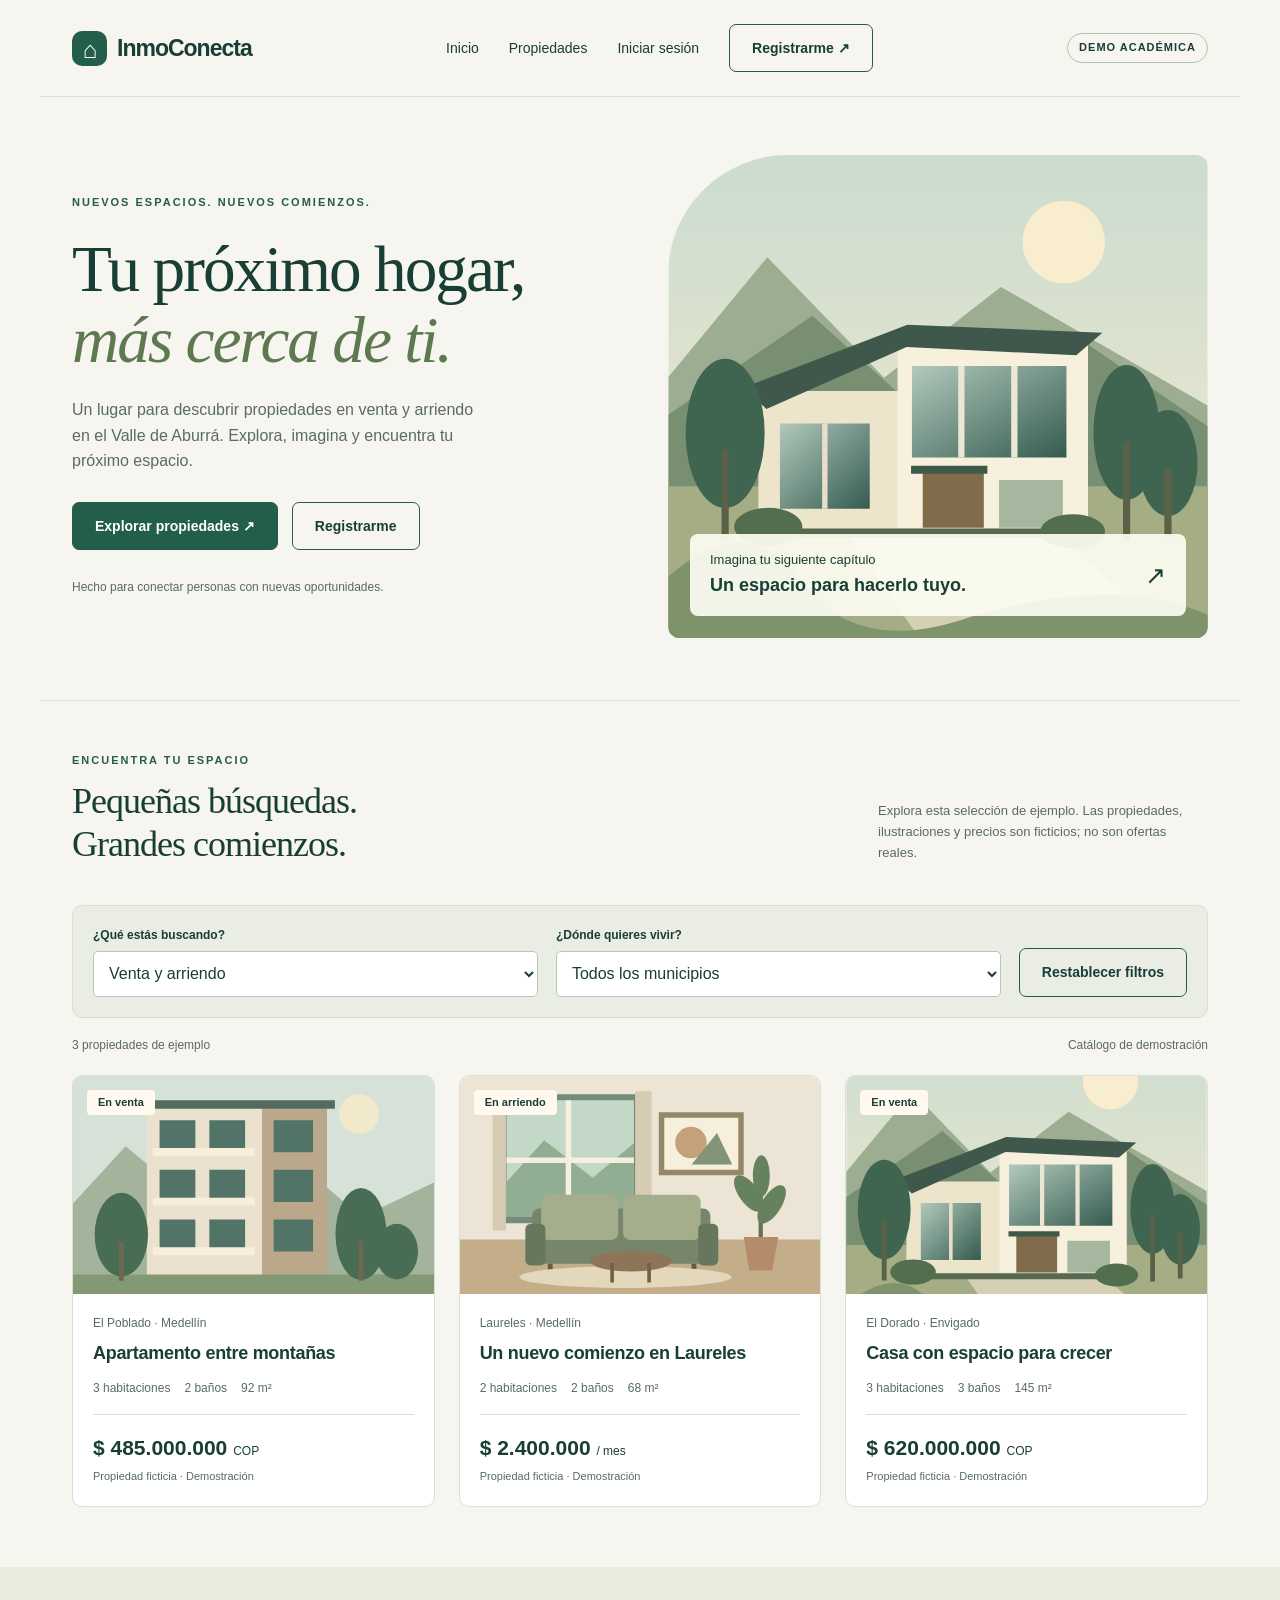
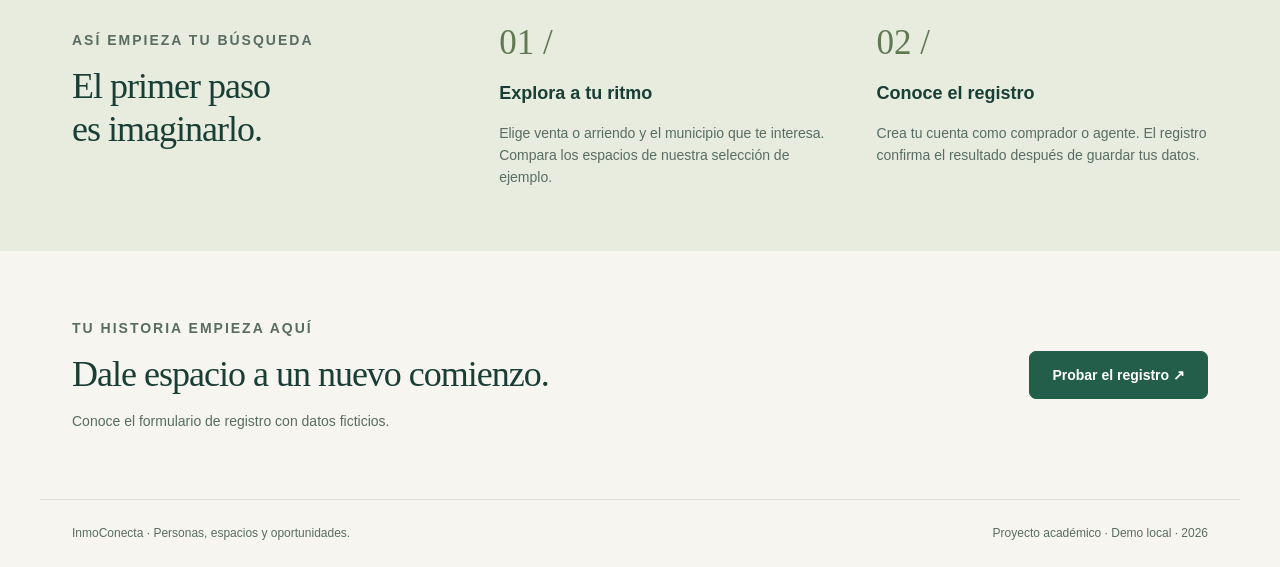
<file: frontend/index.html>
<!DOCTYPE html>
<html lang="es">
<head><meta charset="UTF-8"><meta name="viewport" content="width=device-width, initial-scale=1.0"><meta name="description" content="Explora propiedades de demostración en el Valle de Aburrá con InmoConecta."><title>Tu próximo espacio | InmoConecta</title><link rel="stylesheet" href="css/inicio.css"><script src="js/inicio.js" defer></script></head>
<body>
<a href="#contenido" class="skip">Saltar al contenido</a>
<header class="wrap top"><a class="brand" href="index.html" aria-label="InmoConecta, inicio"><span class="mark" aria-hidden="true">⌂</span>InmoConecta</a><nav aria-label="Navegación principal"><a href="index.html" aria-current="page">Inicio</a><a href="#propiedades">Propiedades</a><a href="login.html">Iniciar sesión</a><a class="button light" href="registro.html">Registrarme ↗</a></nav><span class="pill">DEMO ACADÉMICA</span></header>
<main id="contenido">
<section class="wrap hero" aria-labelledby="titulo"><div><p class="eyebrow">NUEVOS ESPACIOS. NUEVOS COMIENZOS.</p><h1 id="titulo">Tu próximo hogar,<br><em>más cerca de ti.</em></h1><p class="intro">Un lugar para descubrir propiedades en venta y arriendo en el Valle de Aburrá. Explora, imagina y encuentra tu próximo espacio.</p><div class="actions"><a class="button" href="#propiedades">Explorar propiedades ↗</a><a class="button light" href="registro.html">Registrarme</a></div><p class="hero-note">Hecho para conectar personas con nuevas oportunidades.</p></div><div class="hero-art"><img src="assets/casa.svg" alt="Ilustración de una casa rodeada de vegetación y montañas" width="600" height="540"><div class="art-label"><div>Imagina tu siguiente capítulo<strong>Un espacio para hacerlo tuyo.</strong></div><span aria-hidden="true">↗</span></div></div></section>
<section class="wrap catalog" id="propiedades" aria-labelledby="titulo-propiedades"><div class="section-heading"><div><p class="eyebrow">ENCUENTRA TU ESPACIO</p><h2 id="titulo-propiedades">Pequeñas búsquedas.<br>Grandes comienzos.</h2></div><p>Explora esta selección de ejemplo. Las propiedades, ilustraciones y precios son ficticios; no son ofertas reales.</p></div>
<div class="filters" role="group" aria-label="Filtrar propiedades de demostración"><div><label for="operacion">¿Qué estás buscando?</label><select id="operacion"><option value="">Venta y arriendo</option><option value="venta">Comprar</option><option value="arriendo">Arrendar</option></select></div><div><label for="municipio">¿Dónde quieres vivir?</label><select id="municipio"><option value="">Todos los municipios</option><option value="Medellín">Medellín</option><option value="Envigado">Envigado</option></select></div><button id="restablecer" class="button light" type="button">Restablecer filtros</button></div>
<div class="results-line"><p id="contador" role="status" aria-live="polite" aria-atomic="true"></p><span>Catálogo de demostración</span></div><div class="cards" id="lista-propiedades"></div><div class="empty" id="sin-resultados" hidden><h3>No encontramos ejemplos con estos filtros</h3><p>Prueba otro municipio u operación, o pulsa «Restablecer filtros» para ver todas las propiedades.</p></div><noscript>Activa JavaScript para ver las propiedades de ejemplo y utilizar los filtros. Puedes acceder al registro desde el menú.</noscript></section>
<section class="steps" aria-labelledby="como-funciona"><div class="wrap steps-grid"><div><p class="eyebrow">ASÍ EMPIEZA TU BÚSQUEDA</p><h2 id="como-funciona">El primer paso<br>es imaginarlo.</h2></div><div><span class="step-number" aria-hidden="true">01 /</span><h3>Explora a tu ritmo</h3><p>Elige venta o arriendo y el municipio que te interesa. Compara los espacios de nuestra selección de ejemplo.</p></div><div><span class="step-number" aria-hidden="true">02 /</span><h3>Conoce el registro</h3><p id="descripcion-registro">Accede al formulario como comprador o agente y completa tus datos.</p></div></div></section>
<section class="wrap closing" aria-labelledby="siguiente"><div><p class="eyebrow">TU HISTORIA EMPIEZA AQUÍ</p><h2 id="siguiente">Dale espacio a un nuevo comienzo.</h2><p>Conoce el formulario de registro con datos ficticios.</p></div><a class="button" href="registro.html">Probar el registro ↗</a></section></main>
<footer class="wrap footer"><span>InmoConecta · Personas, espacios y oportunidades.</span><span>Proyecto académico · Demo local · 2026</span></footer>
</body></html>
</file>
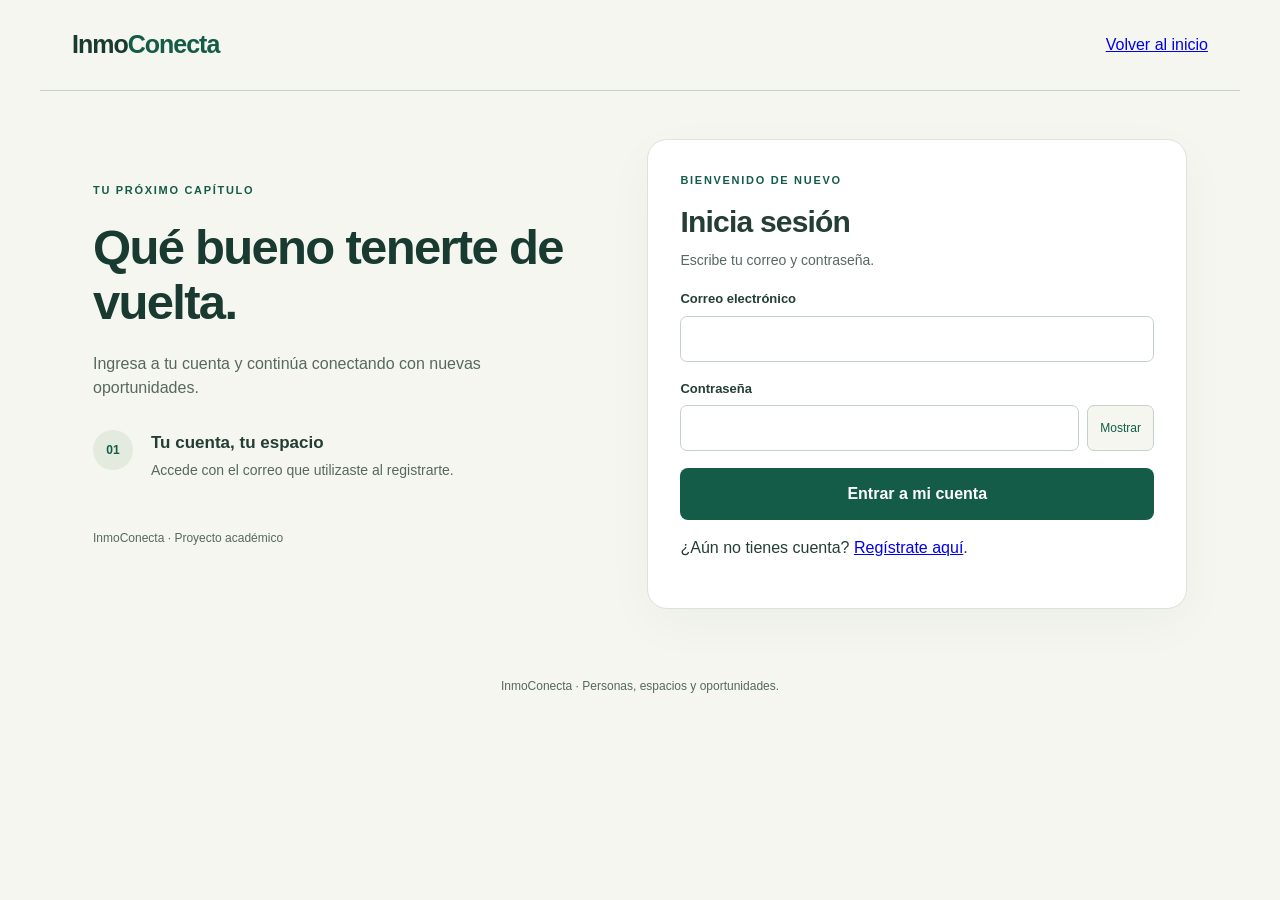
<file: frontend/login.html>
<!DOCTYPE html>
<html lang="es">
<head><meta charset="UTF-8"><meta name="viewport" content="width=device-width, initial-scale=1.0"><title>Iniciar sesión | InmoConecta</title><link rel="stylesheet" href="css/styles.css"><script src="js/acceso.js" defer></script></head>
<body>
<header class="cabecera"><a class="marca" href="index.html">Inmo<span>Conecta</span></a><a href="index.html">Volver al inicio</a></header>
<main class="contenedor">
  <section class="presentacion"><p class="etiqueta">TU PRÓXIMO CAPÍTULO</p><h1>Qué bueno tenerte de vuelta.</h1><p>Ingresa a tu cuenta y continúa conectando con nuevas oportunidades.</p><div class="beneficio"><span aria-hidden="true">01</span><div><h2>Tu cuenta, tu espacio</h2><p>Accede con el correo que utilizaste al registrarte.</p></div></div><p class="nota">InmoConecta · Proyecto académico</p></section>
  <section class="tarjeta" aria-labelledby="titulo-formulario"><p class="etiqueta">BIENVENIDO DE NUEVO</p><h2 id="titulo-formulario">Inicia sesión</h2><p class="introduccion">Escribe tu correo y contraseña.</p>
    <form id="formulario-acceso">
      <div class="campo"><label for="correo">Correo electrónico</label><input id="correo" name="correo" type="email" autocomplete="username" maxlength="254" required></div>
      <div class="campo"><label for="contrasena">Contraseña</label><div class="clave"><input id="contrasena" name="contrasena" type="password" autocomplete="current-password" maxlength="128" required><button id="mostrar-clave" type="button" aria-controls="contrasena" aria-pressed="false">Mostrar</button></div></div>
      <button class="boton-principal" type="submit">Entrar a mi cuenta</button>
    </form>
    <p id="resultado" role="status" aria-live="polite" tabindex="-1"></p>
    <p>¿Aún no tienes cuenta? <a href="registro.html">Regístrate aquí</a>.</p>
    <noscript>Activa JavaScript para iniciar sesión.</noscript>
  </section>
</main><footer>InmoConecta · Personas, espacios y oportunidades.</footer>
</body></html>
</file>
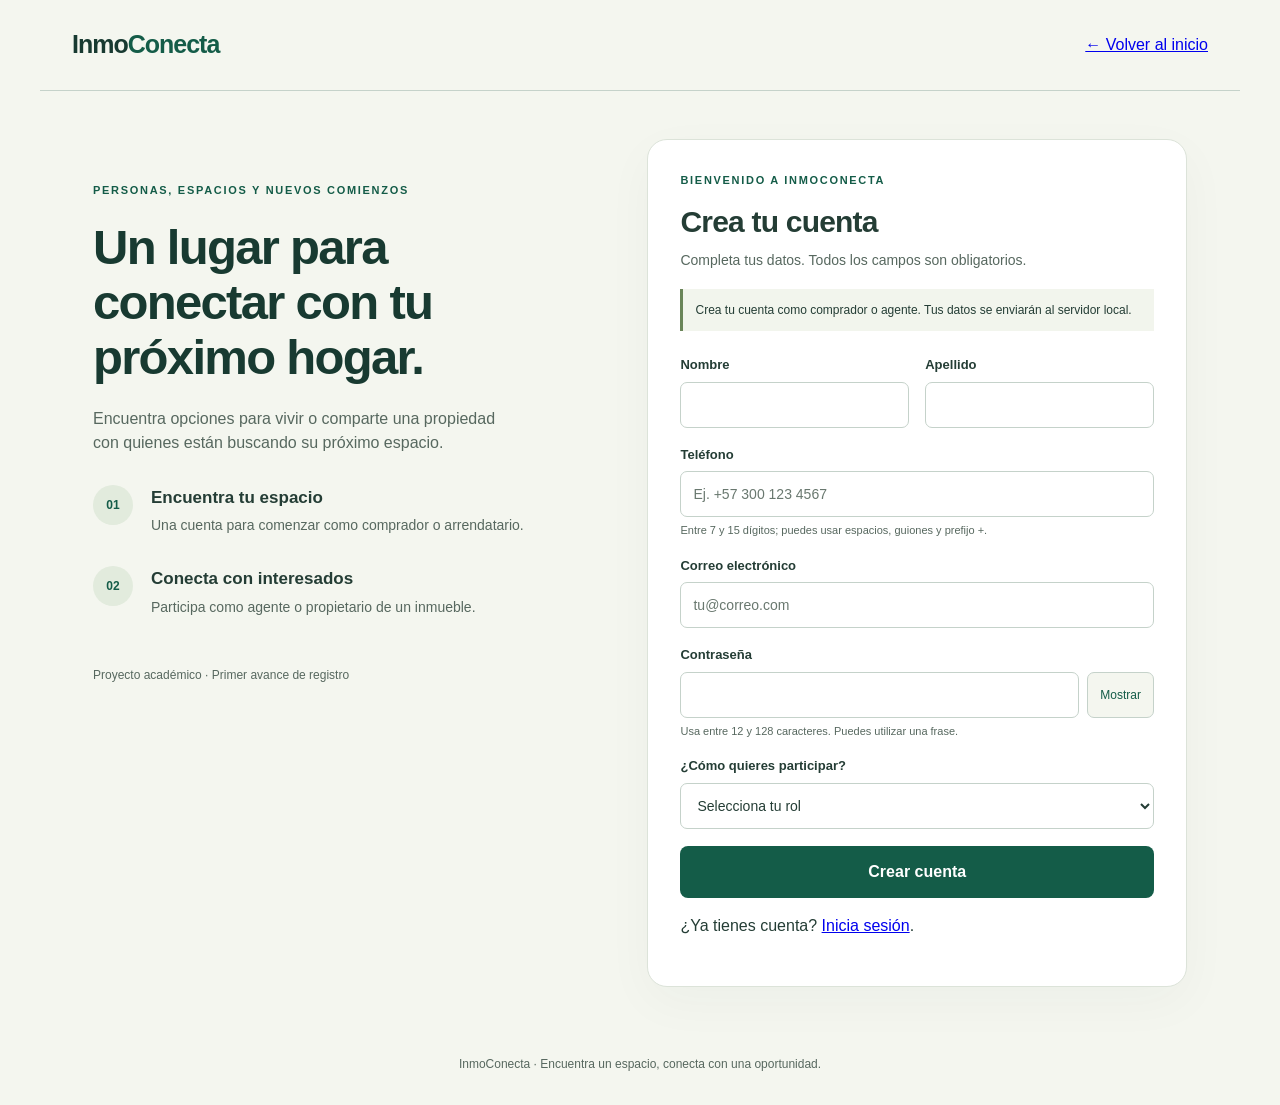
<file: frontend/registro.html>
<!DOCTYPE html>
<html lang="es">
<head>
  <meta charset="UTF-8">
  <meta name="viewport" content="width=device-width, initial-scale=1.0">
  <title>Registro | InmoConecta</title>
  <link rel="stylesheet" href="css/styles.css">
  <script src="js/registro.js" defer></script>
</head>
<body>
  <header class="cabecera"><a class="marca" href="index.html">Inmo<span>Conecta</span></a><a href="index.html">← Volver al inicio</a></header>
  <main class="contenedor">
    <section class="presentacion" aria-labelledby="titulo-presentacion">
      <p class="etiqueta">PERSONAS, ESPACIOS Y NUEVOS COMIENZOS</p>
      <h1 id="titulo-presentacion">Un lugar para conectar con tu próximo hogar.</h1>
      <p>Encuentra opciones para vivir o comparte una propiedad con quienes están buscando su próximo espacio.</p>
      <div class="beneficio"><span aria-hidden="true">01</span><div><h2>Encuentra tu espacio</h2><p>Una cuenta para comenzar como comprador o arrendatario.</p></div></div>
      <div class="beneficio"><span aria-hidden="true">02</span><div><h2>Conecta con interesados</h2><p>Participa como agente o propietario de un inmueble.</p></div></div>
      <p class="nota">Proyecto académico · Primer avance de registro</p>
    </section>
    <section class="tarjeta" aria-labelledby="titulo-formulario">
      <p class="etiqueta">BIENVENIDO A INMOCONECTA</p>
      <h2 id="titulo-formulario">Crea tu cuenta</h2>
      <p class="introduccion">Completa tus datos. Todos los campos son obligatorios.</p>
      <p class="aviso" id="modo-registro">Abre esta página desde el servidor local para crear tu cuenta. Si la abres como archivo, solo validarás el formulario.</p>
      <!-- novalidate permite presentar mensajes propios y accesibles desde JavaScript. -->
      <form id="formulario-registro" novalidate>
        <div class="fila">
          <div class="campo"><label for="nombre">Nombre</label><input id="nombre" name="nombre" autocomplete="given-name" maxlength="80" required aria-describedby="error-nombre"><small id="error-nombre" class="error"></small></div>
          <div class="campo"><label for="apellido">Apellido</label><input id="apellido" name="apellido" autocomplete="family-name" maxlength="80" required aria-describedby="error-apellido"><small id="error-apellido" class="error"></small></div>
        </div>
        <div class="campo"><label for="telefono">Teléfono</label><input id="telefono" name="telefono" type="tel" autocomplete="tel" maxlength="25" placeholder="Ej. +57 300 123 4567" required aria-describedby="ayuda-telefono error-telefono"><small id="ayuda-telefono">Entre 7 y 15 dígitos; puedes usar espacios, guiones y prefijo +.</small><small id="error-telefono" class="error"></small></div>
        <div class="campo"><label for="correo">Correo electrónico</label><input id="correo" name="correo" type="email" autocomplete="email" maxlength="254" placeholder="tu@correo.com" required aria-describedby="error-correo"><small id="error-correo" class="error"></small></div>
        <div class="campo"><label for="contrasena">Contraseña</label><div class="clave"><input id="contrasena" name="contrasena" type="password" autocomplete="new-password" minlength="12" maxlength="128" required aria-describedby="ayuda-contrasena error-contrasena"><button id="mostrar-clave" type="button" aria-controls="contrasena" aria-pressed="false">Mostrar</button></div><small id="ayuda-contrasena">Usa entre 12 y 128 caracteres. Puedes utilizar una frase.</small><small id="error-contrasena" class="error"></small></div>
        <div class="campo"><label for="rol">¿Cómo quieres participar?</label><select id="rol" name="rol" required aria-describedby="error-rol"><option value="">Selecciona tu rol</option><option value="COMPRADOR">Comprador / arrendatario</option><option value="AGENTE">Agente / propietario</option></select><small id="error-rol" class="error"></small></div>
        <button class="boton-principal" type="submit">Validar registro</button>
        <p id="resultado" role="status" aria-live="polite" tabindex="-1"></p>
      </form>
      <p>¿Ya tienes cuenta? <a href="login.html">Inicia sesión</a>.</p>
      <noscript>Activa JavaScript para probar las validaciones de este formulario.</noscript>
    </section>
  </main>
  <footer>InmoConecta · Encuentra un espacio, conecta con una oportunidad.</footer>
</body>
</html>
</file>
<file: frontend/css/inicio.css>
:root{--ink:#183e35;--green:#235e4a;--muted:#596c62;--paper:#f6f5ef;--line:#d9dfd5;--lime:#d7e8b5}*{box-sizing:border-box}html{scroll-behavior:smooth;scroll-padding-top:24px}body{margin:0;background:var(--paper);color:var(--ink);font-family:'Segoe UI',Arial,sans-serif;line-height:1.6}a{color:inherit}button,input,select{font:inherit}button,a,input,select{-webkit-tap-highlight-color:transparent}:focus-visible{outline:3px solid #a85919;outline-offset:5px}.wrap{max-width:1200px;margin:auto;padding:0 32px}.skip{position:absolute;top:-100px;background:white;padding:12px;z-index:5}.skip:focus{top:10px}.top{display:flex;align-items:center;justify-content:space-between;gap:24px;padding-top:24px;padding-bottom:24px;border-bottom:1px solid var(--line)}.brand{display:flex;align-items:center;gap:10px;text-decoration:none;font-size:23px;font-weight:750;letter-spacing:-1px}.mark{width:35px;height:35px;display:grid;place-items:center;background:var(--green);color:white;border-radius:10px;font-size:24px}.top nav{display:flex;gap:30px;align-items:center;font-size:14px}.top nav a{text-decoration:none}.top nav a:hover{text-decoration:underline}.pill{font-size:11px;font-weight:700;border:1px solid #b4c2ad;border-radius:40px;padding:5px 11px;letter-spacing:1px}.button{display:inline-flex;justify-content:center;align-items:center;gap:16px;text-decoration:none!important;border:1px solid var(--green);border-radius:7px;background:var(--green);color:white;padding:12px 22px;font-weight:600;font-size:14px;cursor:pointer;min-height:46px}.button:hover{background:#173e30}.button.light{background:transparent;color:var(--ink)}.hero{display:grid;grid-template-columns:1fr 1fr;gap:56px;align-items:center;padding-top:58px;padding-bottom:62px}.eyebrow{text-transform:uppercase;letter-spacing:2px;font-size:11px;font-weight:750;color:var(--green)}h1{font-family:Georgia,serif;font-size:clamp(42px,5.1vw,68px);font-weight:400;line-height:1.08;letter-spacing:-2px;margin:22px 0}h1 em{color:#5e7850;font-weight:400}.intro{color:var(--muted);font-size:16px;max-width:420px}.actions{display:flex;gap:14px;flex-wrap:wrap;margin:28px 0}.hero-note{font-size:12px;color:var(--muted)}.hero-art{position:relative}.hero-art>img{width:100%;display:block;border-radius:120px 12px 12px 12px;aspect-ratio:1.12;object-fit:cover}.art-label{position:absolute;bottom:22px;left:22px;right:22px;padding:16px 20px;background:#fcfcf2ed;border-radius:8px;display:flex;justify-content:space-between;align-items:center;gap:14px;font-size:13px}.art-label strong{display:block;font-size:18px}.art-label span:last-child{font-size:25px}.catalog{border-top:1px solid var(--line);padding-top:40px;padding-bottom:60px}.section-heading{display:flex;justify-content:space-between;align-items:end;gap:24px}h2{font-family:Georgia,serif;font-size:36px;font-weight:400;line-height:1.2;letter-spacing:-1px;margin:10px 0}.section-heading>p{max-width:330px;font-size:13px;color:var(--muted)}.filters{display:grid;grid-template-columns:1fr 1fr auto;gap:18px;align-items:end;margin:28px 0 18px;padding:20px;background:#e9ede3;border:1px solid var(--line);border-radius:10px}.filters label{display:block;font-size:12px;font-weight:650;margin-bottom:6px}.filters select{width:100%;padding:11px;border:1px solid #b9c6b6;border-radius:5px;background:white;color:var(--ink);min-height:46px}.results-line{display:flex;justify-content:space-between;align-items:center;gap:16px;font-size:12px;color:var(--muted);margin-bottom:20px}.results-line p{margin:0}.cards{display:grid;grid-template-columns:repeat(3,1fr);gap:24px}.property{background:#fff;border:1px solid var(--line);border-radius:10px;overflow:hidden}.property-visual{position:relative}.property img{width:100%;aspect-ratio:1.65;object-fit:cover;display:block}.badge{position:absolute;left:14px;top:14px;background:#fff9ef;color:var(--ink);padding:4px 11px;border-radius:4px;font-size:11px;font-weight:650}.property-body{padding:20px}.location{font-size:12px;color:var(--muted);margin:0}.property h3{font-size:18px;font-weight:650;margin:5px 0 12px;letter-spacing:-.3px}.specs{display:flex;gap:14px;font-size:12px;color:var(--muted);padding-bottom:15px;border-bottom:1px solid var(--line)}.price{font-size:21px;font-weight:700;margin:16px 0 0}.price small{font-size:12px;font-weight:400}.sample{font-size:11px;color:var(--muted);margin:4px 0 0}.empty{padding:40px;text-align:center;background:#e9ede3;border-radius:10px}.empty h3{margin:0}.empty[hidden]{display:none}.steps{background:#e7ecdf;padding:48px 0}.steps-grid{display:grid;grid-template-columns:1.15fr 1fr 1fr;gap:46px}.step-number{font-family:Georgia,serif;font-size:35px;color:#617953}.steps h3{margin:8px 0;font-size:18px}.steps p{font-size:14px;color:var(--muted)}.closing{padding:52px 32px;display:flex;justify-content:space-between;align-items:center;gap:24px}.closing p{color:var(--muted);font-size:14px}.footer{padding-top:24px;padding-bottom:24px;border-top:1px solid var(--line);display:flex;justify-content:space-between;gap:20px;font-size:12px;color:var(--muted)}noscript{display:block;padding:20px;background:#fff0ce}@media(max-width:850px){.top nav{gap:16px}.hero{gap:28px}.cards{gap:14px}.property-body{padding:14px}.steps-grid{gap:24px}.pill{display:none}}@media(max-width:650px){.wrap{padding-left:20px;padding-right:20px}.top{flex-wrap:wrap;gap:16px}.top nav{width:100%;justify-content:space-between;gap:10px}.top nav .button{padding:8px 14px}.hero{grid-template-columns:1fr;padding-top:30px;padding-bottom:34px;gap:24px}h1{font-size:47px}.hero-art>img{max-height:350px}.section-heading{display:block}h2{font-size:30px}.filters{grid-template-columns:1fr;gap:12px;padding:16px}.results-line{align-items:start}.cards{grid-template-columns:1fr;gap:22px}.property img{aspect-ratio:1.8}.property-body{padding:20px}.steps-grid{grid-template-columns:1fr;gap:20px}.closing{display:block}.footer{flex-direction:column;gap:4px}.art-label{left:14px;right:14px;bottom:14px}.empty{padding:24px}.specs{flex-wrap:wrap}}@media(prefers-reduced-motion:reduce){html{scroll-behavior:auto}}

/* Las imágenes conservan la proporción del catálogo en cualquier pantalla. */
.property img { height: auto; aspect-ratio: 1.65; }
.hero-art > img { height: auto; }
</file>
<file: frontend/css/styles.css>
/* Colores y medidas compartidas para mantener una interfaz consistente. */
:root { --verde: #145c48; --oscuro: #183a31; --texto: #243d35; --gris: #57685f; --borde: #c5d2ca; --error: #a52222; }
* { box-sizing: border-box; }
body { margin: 0; font-family: "Segoe UI", Arial, sans-serif; color: var(--texto); background: #f4f6ef; line-height: 1.5; }
.cabecera { max-width: 1200px; margin: auto; padding: 26px 32px; display: flex; align-items: center; justify-content: space-between; gap: 20px; border-bottom: 1px solid var(--borde); }
.marca { text-decoration: none; color: var(--oscuro); font-size: 25px; font-weight: 800; letter-spacing: -1px; }
.marca span { color: var(--verde); }
.cabecera > span { font-size: 13px; color: var(--gris); }
.contenedor { max-width: 1150px; margin: 48px auto; padding: 0 28px; display: grid; grid-template-columns: 1fr 1.1fr; gap: 64px; align-items: start; }
.presentacion { padding-top: 32px; }
.etiqueta { color: var(--verde); font-size: 11px; font-weight: 800; letter-spacing: 1.7px; }
h1 { font-size: clamp(32px, 4vw, 49px); line-height: 1.12; letter-spacing: -1.7px; margin: 22px 0; color: var(--oscuro); }
.presentacion > p:not(.etiqueta) { color: var(--gris); max-width: 420px; }
.beneficio { display: flex; gap: 18px; margin-top: 30px; }
.beneficio > span { background: #e2ebdd; color: var(--verde); border-radius: 50%; width: 40px; height: 40px; display: grid; place-items: center; flex-shrink: 0; font-size: 12px; font-weight: 700; }
.beneficio h2 { font-size: 17px; margin: 0 0 5px; }
.beneficio p { color: var(--gris); font-size: 14px; margin: 0; }
.presentacion .nota { margin-top: 48px; font-size: 12px; }
.tarjeta { background: #fff; border: 1px solid #dce3d9; border-radius: 20px; padding: 32px; box-shadow: 0 15px 50px #183a3109; }
.tarjeta > .etiqueta { margin-top: 0; }
.tarjeta > h2 { font-size: 30px; letter-spacing: -.8px; margin: 6px 0; }
.introduccion { color: var(--gris); font-size: 14px; margin: 0 0 18px; }
.aviso { background: #f2f5ed; border-left: 3px solid #6a8559; padding: 12px; font-size: 12px; margin-bottom: 24px; }
.fila { display: grid; grid-template-columns: 1fr 1fr; gap: 16px; }
.campo { margin-bottom: 17px; min-width: 0; }
label { display: block; font-size: 13px; font-weight: 600; margin-bottom: 7px; }
input, select, button { font: inherit; }
input, select { width: 100%; min-height: 46px; border: 1px solid var(--borde); border-radius: 7px; padding: 10px 12px; color: var(--texto); background: #fff; font-size: 14px; }
input::placeholder { color: #69786f; }
:focus-visible { outline: 3px solid #39836d; outline-offset: 3px; }
[aria-invalid="true"] { border-color: var(--error); }
small { display: block; font-size: 11px; color: var(--gris); margin-top: 5px; }
.error { color: var(--error); font-size: 12px; }
.error:empty { display: none; }
.clave { display: flex; gap: 8px; }
.clave input { min-width: 0; }
.clave button { border: 1px solid var(--borde); background: #f4f6ef; border-radius: 7px; padding: 0 12px; color: var(--verde); font-size: 12px; cursor: pointer; }
.boton-principal { width: 100%; border: 0; border-radius: 8px; background: var(--verde); color: #fff; padding: 14px; font-weight: 600; cursor: pointer; }
.boton-principal:hover { background: var(--oscuro); }
#resultado { font-size: 13px; margin-bottom: 0; }
#resultado:empty { display: none; }
#resultado.exito { background: #edf5ee; padding: 12px; border-radius: 7px; }
#resultado.fallo { color: var(--error); }
footer { text-align: center; padding: 20px 24px 32px; color: var(--gris); font-size: 12px; }
@media (max-width: 800px) {
  .contenedor { grid-template-columns: 1fr; gap: 28px; max-width: 600px; margin-top: 20px; }
  .presentacion { padding-top: 0; }
  .presentacion .nota { margin-top: 22px; }
  .beneficio { display: none; }
}
@media (max-width: 420px) {
  .cabecera { padding: 20px; }
  .cabecera > span { display: none; }
  .contenedor { padding: 0 16px; }
  .tarjeta { padding: 23px 18px; }
  .fila { grid-template-columns: 1fr; gap: 0; }
}

button:disabled { opacity: .65; cursor: wait; }
</file>
